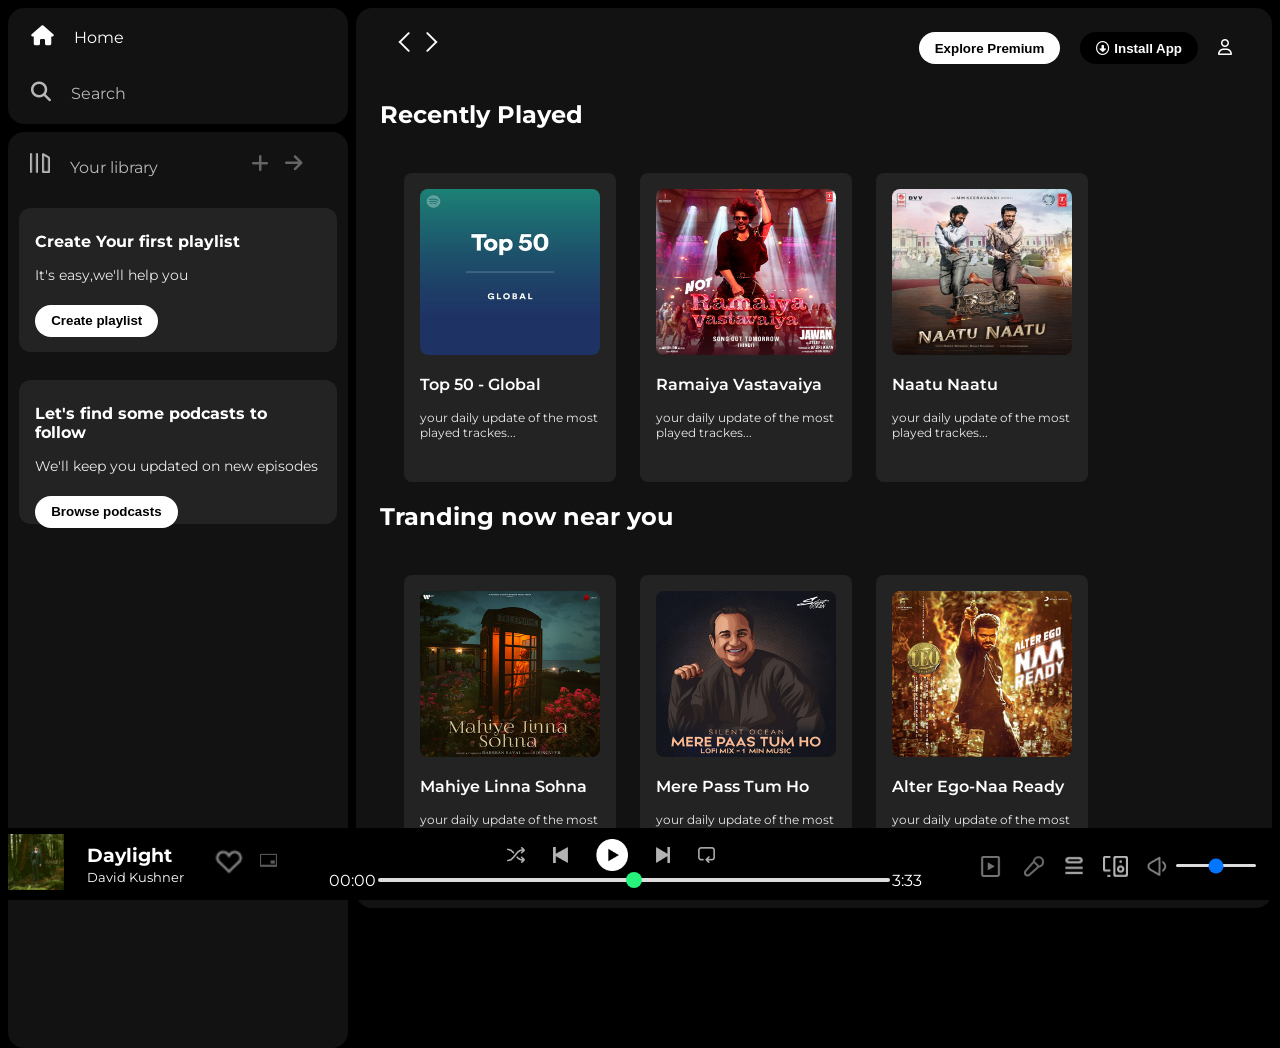
<file: index.html>
<!DOCTYPE html>
<html lang="en">
<head>
    <meta charset="UTF-8">
    <meta name="viewport" content="width=device-width, initial-scale=1.0">
    
    <link rel="icon" href="./assets/logo.png">
    <link rel="stylesheet" href="style.css">
    <link rel="preconnect" href="https://fonts.googleapis.com">
<link rel="preconnect" href="https://fonts.gstatic.com" crossorigin>
<link href="https://fonts.googleapis.com/css2?family=Montserrat:ital,wght@0,100..900;1,100..900&display=swap" rel="stylesheet">
<link rel="stylesheet" href="https://cdnjs.cloudflare.com/ajax/libs/font-awesome/6.5.2/css/all.min.css" integrity="sha512-SnH5WK+bZxgPHs44uWIX+LLJAJ9/2PkPKZ5QiAj6Ta86w+fsb2TkcmfRyVX3pBnMFcV7oQPJkl9QevSCWr3W6A==" crossorigin="anonymous" referrerpolicy="no-referrer" />
<title>Sportify-Web Player Music for everyone</title>
</head>
<body>
    <div class="main">
        <div class="sidebar">
            <div class="nev"> 
                    <div class="nev-option" style="opacity: 1;">
                    <i class="fa-solid fa-house"></i>
                    <a href="a">Home</a>
                    </div>
                    <div class="nev-option">
                    <i class="fa-solid fa-magnifying-glass"></i>
                    <a href="s">Search</a>
                   </div>
                </div>
                <div class="library">
                    <div class="options">
                        <div class="lib-option nev-option">
                            <img src="./assets/library_icon.png" alt="">
                            <a href="C">Your library</a>
                            </div>
                            <div class="icons">
                                <i class="fa-solid fa-plus " ></i>
                                <i class="fa-solid fa-arrow-right"></i>
                            </div>
                    </div>
                    <div class="lib-box">
                        <div class="box">
                            <p class="box-p1">Create Your first playlist</p>
                            <p class="box-p2">It's easy,we'll help you</p>
                            <button class="badge">Create playlist</button>
                        </div>
                        <div class="box">
                            <p class="box-p1">Let's find some podcasts to follow</p>
                            <p class="box-p2">We'll keep you updated on new episodes</p>
                            <button class="badge">Browse podcasts</button>
                        </div>
                    </div>
                </div>
            </div>
            <div class="main-content">
                <div class="sticky-nev">
                    <div class="sticky-nev-icons">
                    <img src="./assets/backward_icon.png" >
                    <img src="./assets/forward_icon.png" class="hide">
                    </div>
                <div class="sticky-nav-options">
                    <button class="badge nev-item hide" >Explore Premium</button>
                    <button class="badge nev-item dark-badge " ><i class="fa-regular fa-circle-down"  style="margin-right:5px;"></i>Install App</button>
                    <i class="fa-regular fa-user nev-item"></i>
                </div>
                    
                </div>
                <h2>Recently Played</h2>
               
                    <div class="card-container">
                        <div class="card">
                            <img src="./assets/card1img.jpeg" class="card-img" >
                            <p class="card-title">Top 50 - Global</p>
                            <p class="card-info">your daily update of the most played trackes...</p>
                        </div>
                        <div class="card">
                            <img src="./assets/card11img.jpg" class="card-img" >
                             <p class="card-title">Ramaiya Vastavaiya</p>
                            <p class="card-info">your daily update of the most played trackes...</p>
                        </div>
                        <div class="card">
                            <img src="./assets/card7img.jpg" class="card-img" >
                             <p class="card-title">Naatu Naatu</p>
                            <p class="card-info">your daily update of the most played trackes...</p>
                        </div>
                    </div>
                    <h2>Tranding now near you</h2>
                <div class="card-container">
                    <div class="card">
                        <img src="./assets/card2img.jpeg" class="card-img" >
                         <p class="card-title">Mahiye Linna Sohna</p>
                        <p class="card-info">your daily update of the most played trackes...</p>
                    </div>
                    <div class="card">
                        <img src="./assets/card3img.jpeg" class="card-img" >
                         <p class="card-title">Mere Pass Tum Ho</p>
                        <p class="card-info">your daily update of the most played trackes...</p>
                    </div>
                    <div class="card">
                        <img src="./assets/card4img.jpeg" class="card-img" >
                         <p class="card-title">Alter Ego-Naa Ready</p>
                        <p class="card-info">your daily update of the most played trackes...</p>
                    </div>
                    <div class="card">
                        <img src="./assets/card7img.jpg" class="card-img" >
                         <p class="card-title">Naatu Naatu</p>
                        <p class="card-info">your daily update of the most played trackes...</p>
                    </div>
                    <div class="card">
                        <img src="./assets/card8img.jpg" class="card-img" >
                         <p class="card-title">Jay Shri Ram</p>
                        <p class="card-info">your daily update of the most played trackes...</p>
                    </div>
                    <div class="card">
                        <img src="./assets/card9img.jpg" class="card-img " >
                         <p class="card-title">Deva Deva</p>
                        <p class="card-info">your daily update of the most played trackes...</p>
                    </div>
                    <div class="card">
                        <img src="./assets/card10img.jpg" class="card-img" >
                         <p class="card-title">Baaki Sab Theek</p>
                        <p class="card-info">your daily update of the most played trackes...</p>
                    </div>
                    <div class="card">
                        <img src="./assets/card11img.jpg" class="card-img" >
                         <p class="card-title">Ramaiya Vastavaiya</p>
                        <p class="card-info">your daily update of the most played trackes...</p>
                    </div>
               </div>
               <h2>Featured charts</h2>
               <div class="card-container">
                   <div class="card">
                       <img src="./assets/card5img.jpeg" class="card-img" >
                        <p class="card-title">Top Songs - Global</p>
                       <p class="card-info">your daily update of the most played trackes...</p>
                   </div>
                   <div class="card">
                    <img src="./assets/card6img.jpeg" class="card-img" >
                     <p class="card-title">Top Songs - India</p>
                    <p class="card-info">your daily update of the most played trackes...</p>
                   </div><div class="card">
                    <img src="./assets/card1img.jpeg" class="card-img" >
                     <p class="card-title">Top 50 - Global</p>
                    <p class="card-info">your daily update of the most played trackes...</p>
                </div>
            </div>
            <div class="footer">
                <div class="line"></div>
            </div>
        </div>
        <div class="music-player">
                <span><img src="./Homwork assets/album_picture.jpeg" class="alb-img"></span>
                <span ><p style="font-size:1.2rem; font-weight: 700; line-height: 0.1rem;">Daylight</p><p style="font-size: 0.8rem; line-height: 0.2rem ">David Kushner</p></span>
                <div>
                    <img src="./Homwork assets/album_icon1.png" class="alb-icon">
                    <img src="./Homwork assets/album_icon2.png" class="alb-icon">  
                </div>
               <div class="player">
                   <div class="player-controls"> 
                       <img src="./assets/player_icon1.png" class="player-control-icon">
                       <img src="./assets/player_icon2.png" class="player-control-icon">
                       <img src="./assets/player_icon3.png" class="player-control-icon" style="opacity: 1; height: 2rem;">
                       <img src="./assets/player_icon4.png" class="player-control-icon">
                       <img src="./assets/player_icon5.png" class="player-control-icon">
                   </div>
               <div class="playback-bar">
                <span class="curr-time">00:00</span>
                <input type="range"min="0" max="100" class="progress-bar" step="1">
                <span class="tot-time">3:33</span>
               </div>
        </div>
        <div class="controls"> 
            
                <img src="./Homwork assets/controls_icon1.png" class="control-icon">
                <img src="./Homwork assets/controld_icon2.png" class="control-icon">
                <img src="./Homwork assets/controls_icon3.png" class="control-icon" style="height: 1.6rem;margin-top: 0.7rem;">
                <img src="./Homwork assets/controls_icon4.png" class="control-icon"style="height: 1.3rem;margin: 0.9rem 0 0.7rem 0.7rem;">
                <img src="./Homwork assets/controls_icon5.png" class="control-icon">
                <input type="range"min="0" max="100" class="volume-bar" step="1">
            </div>
            </div>
            
        </div>
        </div>
    </div>
        </div>
</body>
</html>
</file>
<file: style.css>
body{
 font-family: "Montserrat", sans-serif;
      margin: 0;
      background-color: #000;
      color: #fff;
      overflow: hidden;
}
.main{
    display: flex;
    height: 100vh;
   padding:0.5rem;
}
.sidebar{
background-color:#000;
width: 340px;
border-radius: 1rem; /*16px*/
margin-right: 0.5rem;
}
.main-content{
    background-color: #121212;
    flex: 1;
    border-radius: 1rem;
    overflow: auto;
    padding: 0 1.5rem 0 1.5rem;
}
.music-player{
    background-color: black;
    position: fixed;
    bottom: 0px;
    width: 100%;
    height: 72px;
    
}
a{
    text-decoration: none;
    color: #fff;
}
.nev{
    background-color: #121212;
    border-radius: 1rem;
    height: 100px;
   display: flex;
   flex-direction: column;
   justify-content: center;
   padding: 0.5rem 0.75rem;
}
.nev-option{
    line-height: 2.5rem;
    opacity: 0.7;
    padding: 0.5rem 0.7rem;
}
.nev-option:hover{
    opacity: 1;
}
.nev-option i{
    font-size: 1.25rem;
}
.nev-option a{
    font-size: 1rem; 
    margin-left: 1rem;
}
.library{
background-color: #121212;
border-radius: 1rem;
height: 100%;
margin-top: 0.5rem;
padding: 0.5rem 0.7rem;
}
.options{
    display: flex;
    justify-content: space-between;
}
.lib-option img{
    height: 1.25rem;
    width:1.25rem ;
}
.icons{
    font-size: 1.25rem;
    opacity: 0.7;
    padding: 0.8rem 0.3rem;
    display: flex;
    margin-right: 0.8rem;
}
.icons i{
    margin-right: 1rem;
    opacity: 0.5;
}
.icons i:hover{
    opacity:1;
    
}
.box{
    height: 8rem;
    background-color: #232323;
    border-radius: 0.75rem;
    margin: 0.75rem 0 1.75rem 0;
    padding: 0.5rem 1rem;
}
.box-p1{
    font-size: 1rem;
    font-weight: 700;
}
.box-p2{
    font-size: 0.85rem;
    opacity: 0.9;
}
.badge{
    background-color: #fff;
    border: none;
    border-radius: 100px;
    padding: 0.25rem 1rem;
    font-weight: 700;
    margin-top: 0.5rem;
    height: 2rem;
    width: fit-content;
}
.dark-badge{
    background-color:#000;
    color: #fff;
}
.sticky-nev{
    position: sticky;
    top: 0;
    background-color: #121212;
    display: flex;
    justify-content: space-between;
    align-items: center;
    padding: 1rem 0 1rem 0;
    z-index: 10;

}
.sticky-nev-icons {
margin-left: 0.75rem;
}
.sticky-nev-options{
    display: flex;
    justify-content: center;
    align-items: center;
    
}
.nev-item{
margin-right: 1rem;
}
@media (max-width:1000px ){
    .hide{
display: none;
    }
}
.card{
    background-color: #232323;
    width: 180px;
    border-radius: 0.5rem;
    padding: 1rem;
    margin-left: 1.5rem;
    margin-top: 1.5rem;
}
.card-container{
    display: flex;
    flex-wrap: wrap;
   
}
.card-img{
    width: 100%;
    height: 60%;
    border-radius: 0.5rem;
}
.card-title{
    font-weight: 600;
}

.card-info{
    font-size: 0.75rem;
    opacity: 0.9;
}

.footer{
    height: 300px;
    display: flex;
    align-items: center;
    justify-content: center;
}
.line{
    width: 90%;
    height: 50%;
    border-top: 1px solid white;
    opacity: 0.4;
}
.music-player{
    display: flex;
justify-content: space-between;
align-items: center;

}
.album{
    width: 25%;
    
}
.player{
    width: 50%; 
    
}
.controls{
    width: 25%;
 
}
.player-controls{
display: flex;
justify-content: center;
align-items: center;
}
.player-control-icon{
    height: 1rem;
    margin-right: 1.75rem;
    opacity: 0.7;
}
.player-control-icon:hover{
    opacity: 1;
}
.playback-bar{
    display: flex;
    justify-content: center;
    align-items: center;
}
.progress-bar{
    width: 80%;
    appearance: none;
    background-color: transparent;
    cursor: pointer;
}
.progress-bar::-webkit-slider-runnable-track{
    background-color: #ddd;
    border-radius:100px ;
    height: 0.2rem;
}
.progress-bar::-webkit-slider-thumb{
    appearance: none;
    height: 1rem;
    width: 1rem;
    background-color: #27f37c;
    border-radius: 50%;
    margin-top: -6px;
}
.alb-img{
    height: 3.5rem;
    
}
.alb-icon{
    height: 2rem;
    margin-left: 0.4rem;
    opacity: 0.5;
}
.alb-icon:hover{
    opacity: 1;
}
.controls{
    display: flex;
    justify-content: space-between;
}
.control-icon{
    height: 3rem;
    margin-left: 0.4rem;
    padding-top:0.8rem;
    opacity: 0.7;
}
.control-icon:hover{
    opacity: 1;
}
.volume-bar{
    width: 5rem;
    height: 0.2rem;
margin: 2.2rem 2rem 2rem 0rem;
}
.volume-bar::-webkit-slider-runnable-track{
    background-color: #ddd;
    border-radius:100px;

    height: 0.2rem;
}
.volume-bar::-webkit-slider-thumb{
    appearance: none;
    height: 0.2rem;
    width: 0.2rem;
    border-radius: 50%;
    margin-top: -6px;
}
</file>
